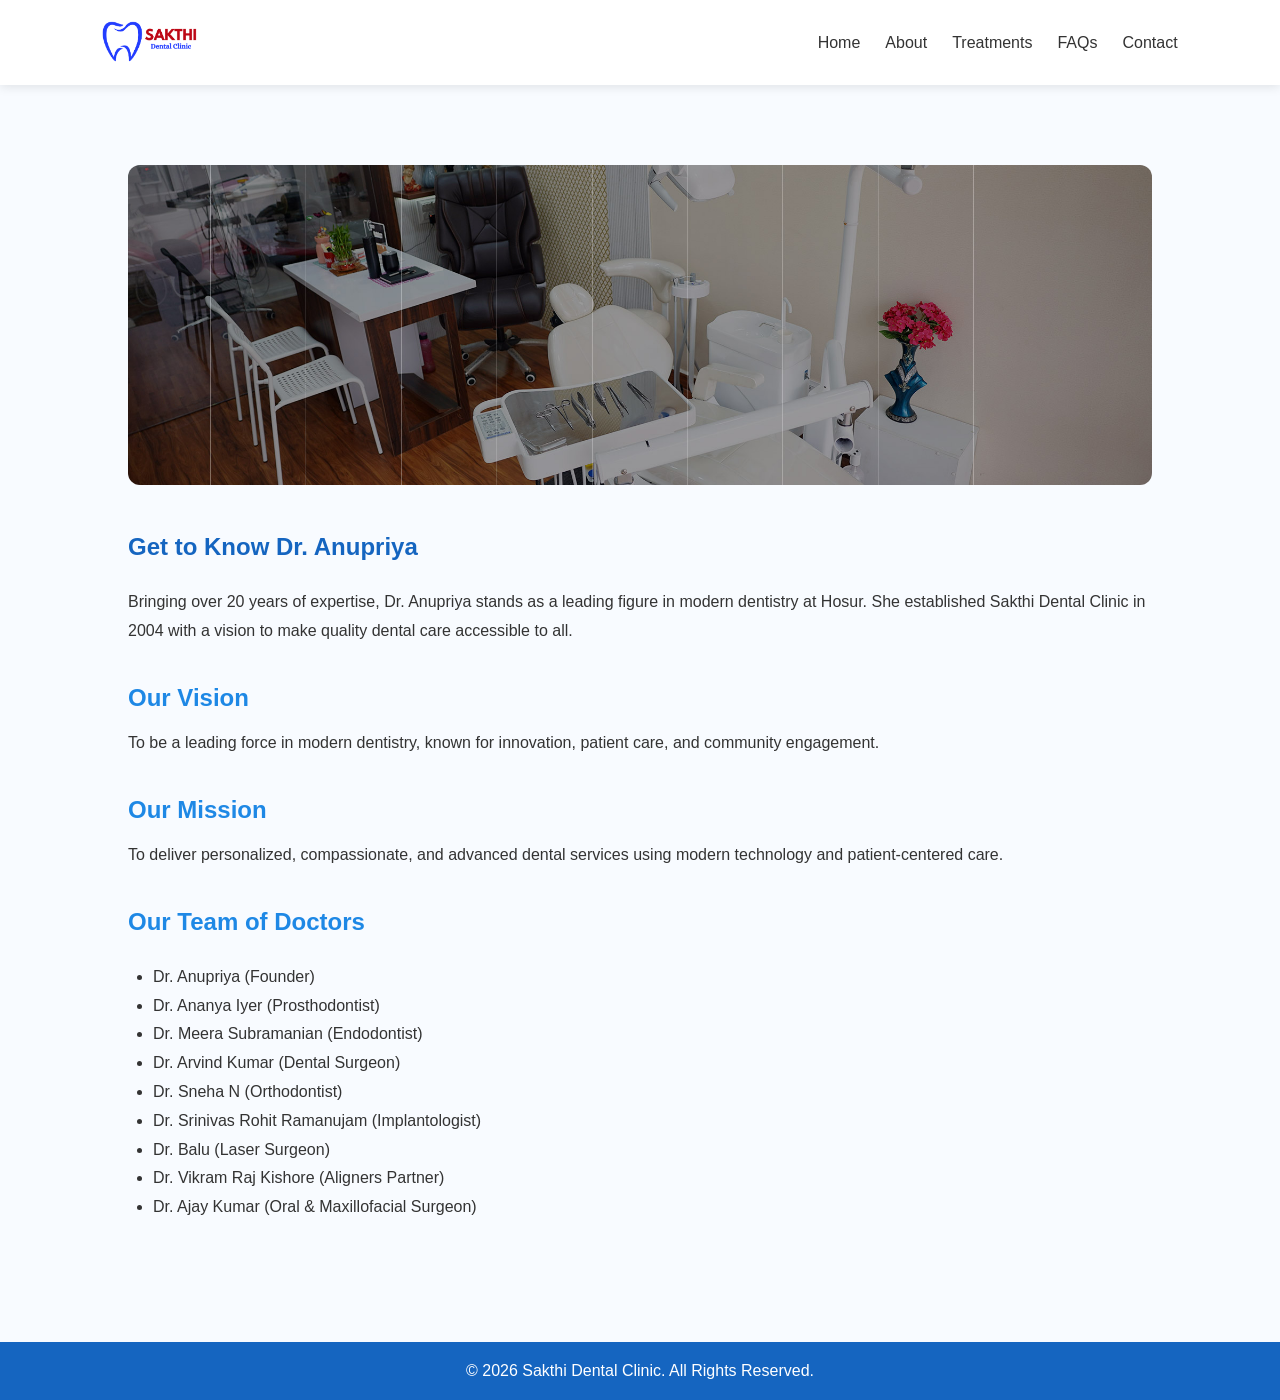
<file: about.html>
<!DOCTYPE html>

<html lang="en">
<head>
<meta charset="UTF-8">
<meta name="viewport" content="width=device-width, initial-scale=1.0">
<title>About Us - Sakthi Dental Clinic</title>
<link rel="stylesheet" href="style.css">
</head>
<body>

<header>
<nav>

<div class="logo">
<img src="images/SDC Logo.png" alt="Sakthi Dental Clinic Logo">
</div>

<ul>
<li><a href="index.html">Home</a></li>
<li><a href="about.html">About</a></li>
<li><a href="treatments.html">Treatments</a></li>
<li><a href="faq.html">FAQs</a></li>
<li><a href="contact.html">Contact</a></li>
</ul>

</nav>
</header>

<section class="about-page">

<img src="images/Banner3.jpg" alt="About Sakthi Dental Clinic" class="about-banner">

<h1>Get to Know Dr. Anupriya</h1>

<p>
Bringing over 20 years of expertise, Dr. Anupriya stands as a leading figure in modern dentistry at Hosur. She established Sakthi Dental Clinic in 2004 with a vision to make quality dental care accessible to all.
</p>

<h2>Our Vision</h2>

<p>
To be a leading force in modern dentistry, known for innovation, patient care, and community engagement.
</p>

<h2>Our Mission</h2>

<p>
To deliver personalized, compassionate, and advanced dental services using modern technology and patient-centered care.
</p>

<h2>Our Team of Doctors</h2>

<ul>
<li>Dr. Anupriya (Founder)</li>
<li>Dr. Ananya Iyer (Prosthodontist)</li>
<li>Dr. Meera Subramanian (Endodontist)</li>
<li>Dr. Arvind Kumar (Dental Surgeon)</li>
<li>Dr. Sneha N (Orthodontist)</li>
<li>Dr. Srinivas Rohit Ramanujam (Implantologist)</li>
<li>Dr. Balu (Laser Surgeon)</li>
<li>Dr. Vikram Raj Kishore (Aligners Partner)</li>
<li>Dr. Ajay Kumar (Oral & Maxillofacial Surgeon)</li>
</ul>

</section>

<footer>
<p>© 2026 Sakthi Dental Clinic. All Rights Reserved.</p>
</footer>

</body>
</html>
</file>
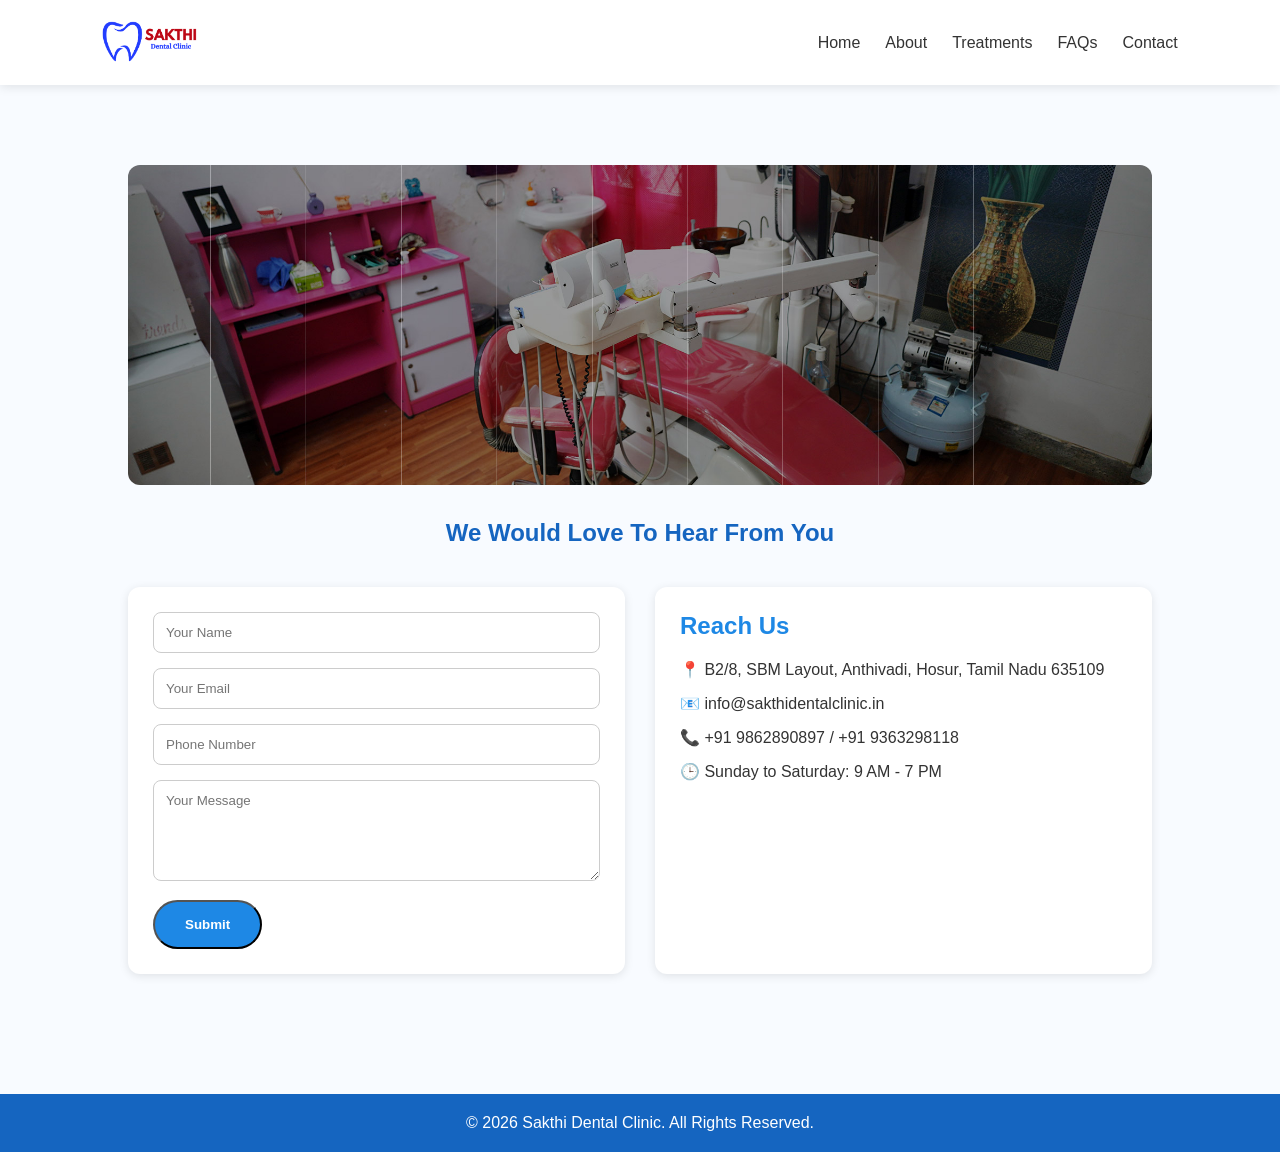
<file: contact.html>
<!DOCTYPE html>

<html lang="en">
<head>
<meta charset="UTF-8">
<meta name="viewport" content="width=device-width, initial-scale=1.0">
<title>Contact Us - Sakthi Dental Clinic</title>
<link rel="stylesheet" href="style.css">
</head>
<body>

<header>
<nav>

<div class="logo">
<img src="images/SDC Logo.png" alt="Sakthi Dental Clinic Logo">
</div>

<ul>
<li><a href="index.html">Home</a></li>
<li><a href="about.html">About</a></li>
<li><a href="treatments.html">Treatments</a></li>
<li><a href="faq.html">FAQs</a></li>
<li><a href="contact.html">Contact</a></li>
</ul>

</nav>
</header>

<section class="contact-page">

<img src="images/Banner2.jpg" alt="Contact Sakthi Dental Clinic" class="contact-banner">

<h1>We Would Love To Hear From You</h1>

<div class="contact-container">

<div class="contact-form">

<form>

<input type="text" placeholder="Your Name" required>

<input type="email" placeholder="Your Email" required>

<input type="tel" placeholder="Phone Number" required>

<textarea rows="5" placeholder="Your Message"></textarea>

<button type="submit" class="btn">Submit</button>

</form>

</div>

<div class="contact-info">

<h2>Reach Us</h2>

<p>📍 B2/8, SBM Layout, Anthivadi, Hosur, Tamil Nadu 635109</p>

<p>📧 info@sakthidentalclinic.in</p>

<p>📞 +91 9862890897 / +91 9363298118</p>

<p>🕒 Sunday to Saturday: 9 AM - 7 PM</p>

</div>

</div>

</section>

<footer>
<p>© 2026 Sakthi Dental Clinic. All Rights Reserved.</p>
</footer>

</body>
</html>
</file>
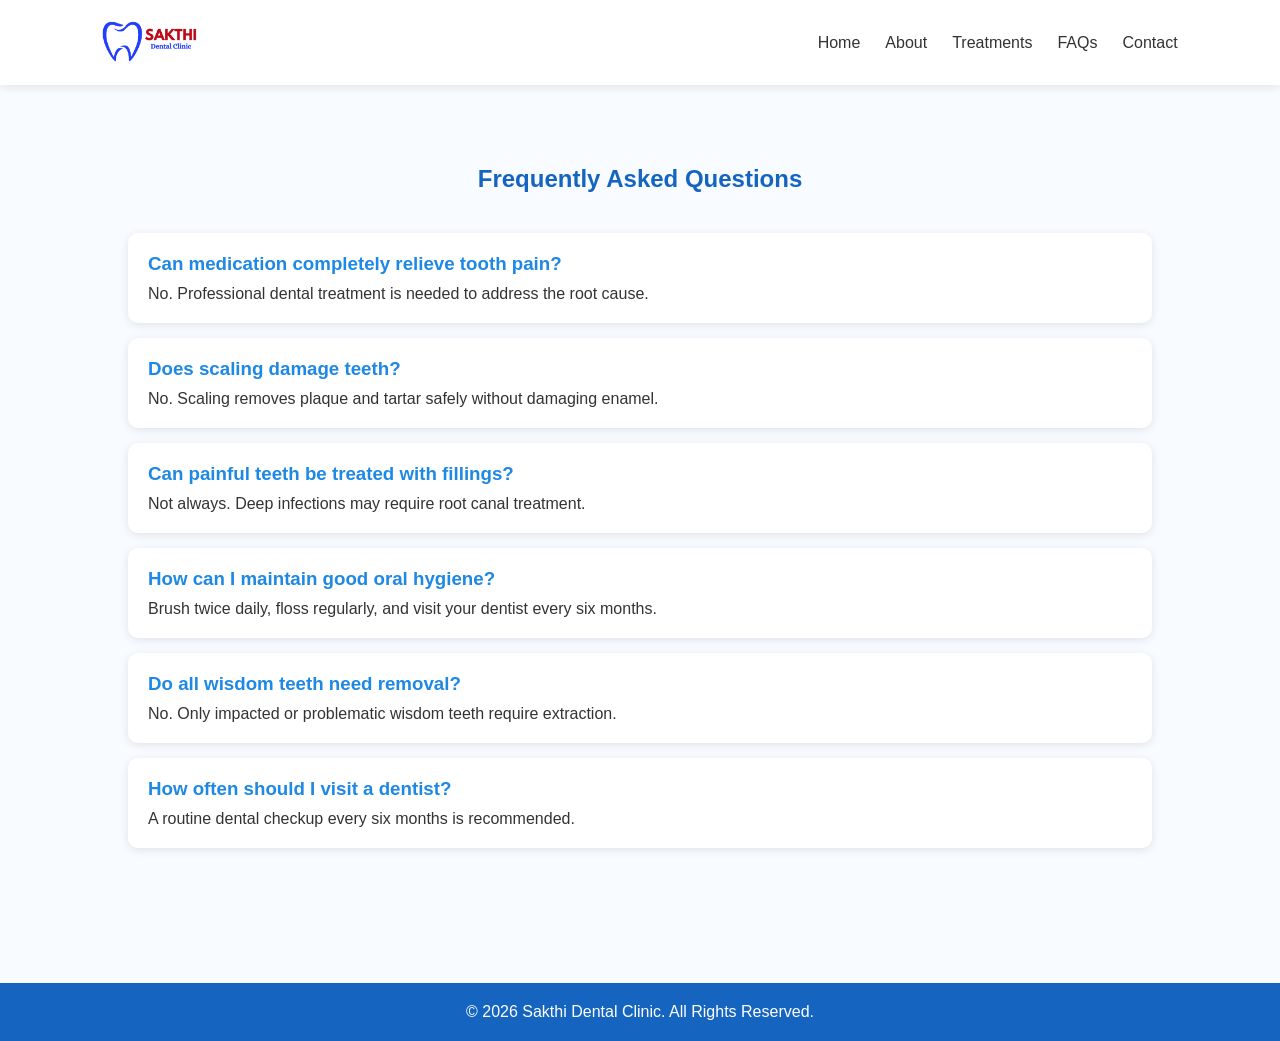
<file: faq.html>
<!DOCTYPE html>

<html lang="en">
<head>
<meta charset="UTF-8">
<meta name="viewport" content="width=device-width, initial-scale=1.0">
<title>FAQs - Sakthi Dental Clinic</title>
<link rel="stylesheet" href="style.css">
</head>
<body>

<header>
<nav>

<div class="logo">
<img src="images/SDC Logo.png" alt="Sakthi Dental Clinic Logo">
</div>

<ul>
<li><a href="index.html">Home</a></li>
<li><a href="about.html">About</a></li>
<li><a href="treatments.html">Treatments</a></li>
<li><a href="faq.html">FAQs</a></li>
<li><a href="contact.html">Contact</a></li>
</ul>

</nav>
</header>

<section class="faq-page">

<h1>Frequently Asked Questions</h1>

<div class="faq-item">
<h3>Can medication completely relieve tooth pain?</h3>
<p>No. Professional dental treatment is needed to address the root cause.</p>
</div>

<div class="faq-item">
<h3>Does scaling damage teeth?</h3>
<p>No. Scaling removes plaque and tartar safely without damaging enamel.</p>
</div>

<div class="faq-item">
<h3>Can painful teeth be treated with fillings?</h3>
<p>Not always. Deep infections may require root canal treatment.</p>
</div>

<div class="faq-item">
<h3>How can I maintain good oral hygiene?</h3>
<p>Brush twice daily, floss regularly, and visit your dentist every six months.</p>
</div>

<div class="faq-item">
<h3>Do all wisdom teeth need removal?</h3>
<p>No. Only impacted or problematic wisdom teeth require extraction.</p>
</div>

<div class="faq-item">
<h3>How often should I visit a dentist?</h3>
<p>A routine dental checkup every six months is recommended.</p>
</div>

</section>

<footer>
<p>© 2026 Sakthi Dental Clinic. All Rights Reserved.</p>
</footer>

</body>
</html>
</file>
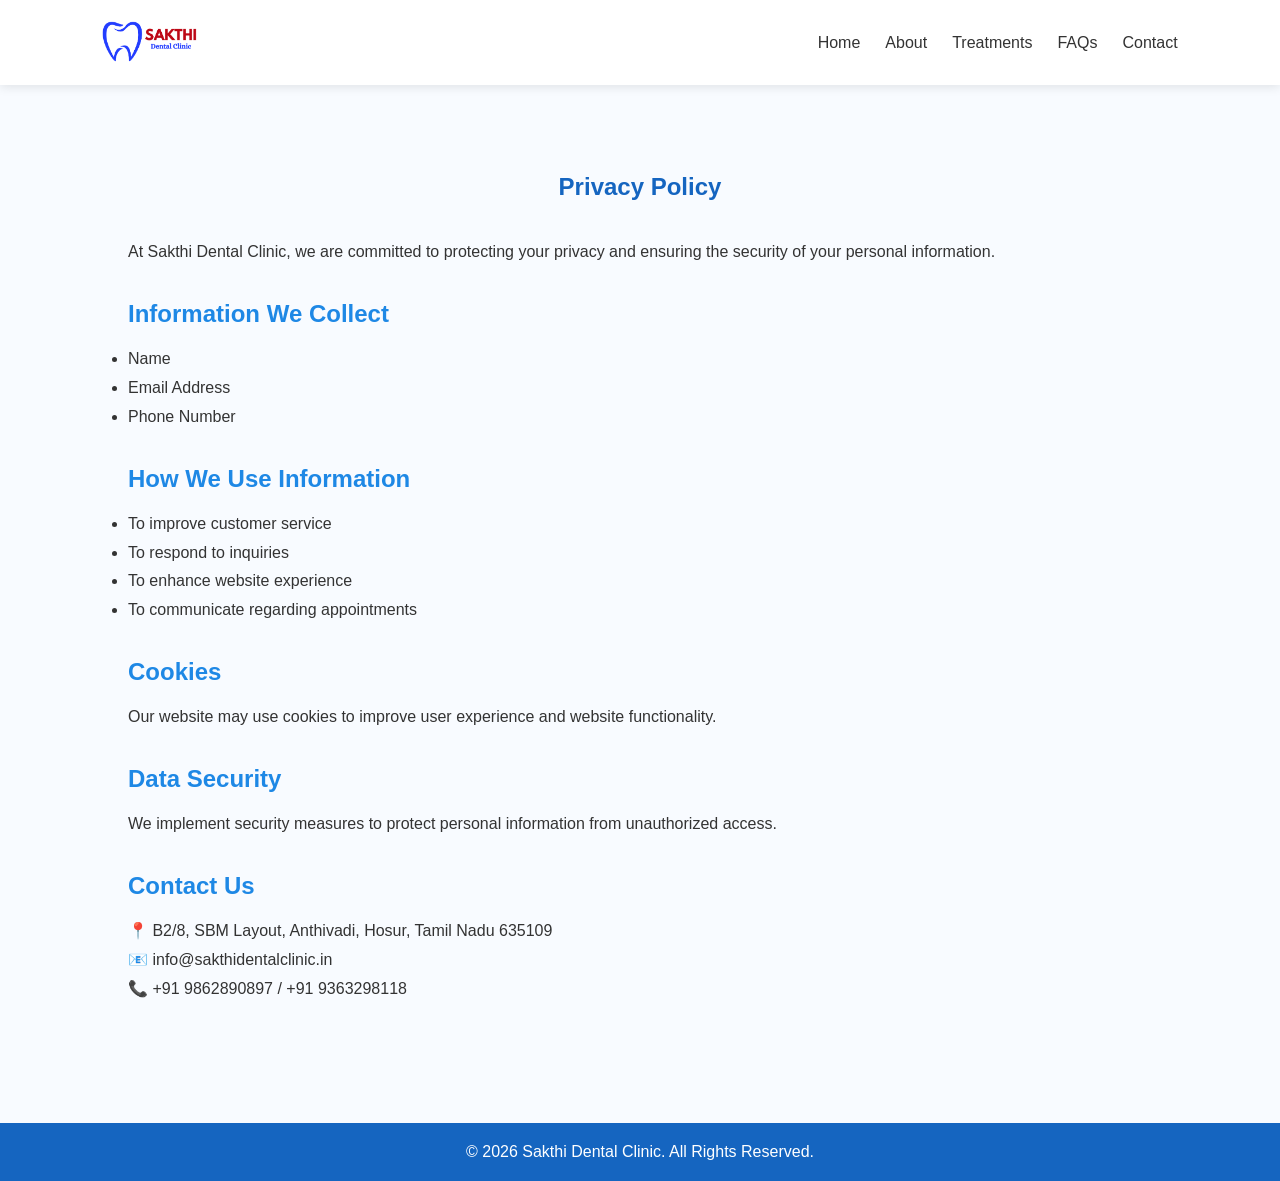
<file: privacy.html>
<!DOCTYPE html>

<html lang="en">
<head>
<meta charset="UTF-8">
<meta name="viewport" content="width=device-width, initial-scale=1.0">
<title>Privacy Policy - Sakthi Dental Clinic</title>
<link rel="stylesheet" href="style.css">
</head>
<body>

<header>
<nav>

<div class="logo">
<img src="images/SDC Logo.png" alt="Sakthi Dental Clinic Logo">
</div>

<ul>
<li><a href="index.html">Home</a></li>
<li><a href="about.html">About</a></li>
<li><a href="treatments.html">Treatments</a></li>
<li><a href="faq.html">FAQs</a></li>
<li><a href="contact.html">Contact</a></li>
</ul>

</nav>
</header>

<section class="privacy-page">

<h1>Privacy Policy</h1>

<p>
At Sakthi Dental Clinic, we are committed to protecting your privacy and ensuring the security of your personal information.
</p>

<h2>Information We Collect</h2>

<ul>
<li>Name</li>
<li>Email Address</li>
<li>Phone Number</li>
</ul>

<h2>How We Use Information</h2>

<ul>
<li>To improve customer service</li>
<li>To respond to inquiries</li>
<li>To enhance website experience</li>
<li>To communicate regarding appointments</li>
</ul>

<h2>Cookies</h2>

<p>
Our website may use cookies to improve user experience and website functionality.
</p>

<h2>Data Security</h2>

<p>
We implement security measures to protect personal information from unauthorized access.
</p>

<h2>Contact Us</h2>

<p>📍 B2/8, SBM Layout, Anthivadi, Hosur, Tamil Nadu 635109</p>

<p>📧 info@sakthidentalclinic.in</p>

<p>📞 +91 9862890897 / +91 9363298118</p>

</section>

<footer>
<p>© 2026 Sakthi Dental Clinic. All Rights Reserved.</p>
</footer>

</body>
</html>
</file>
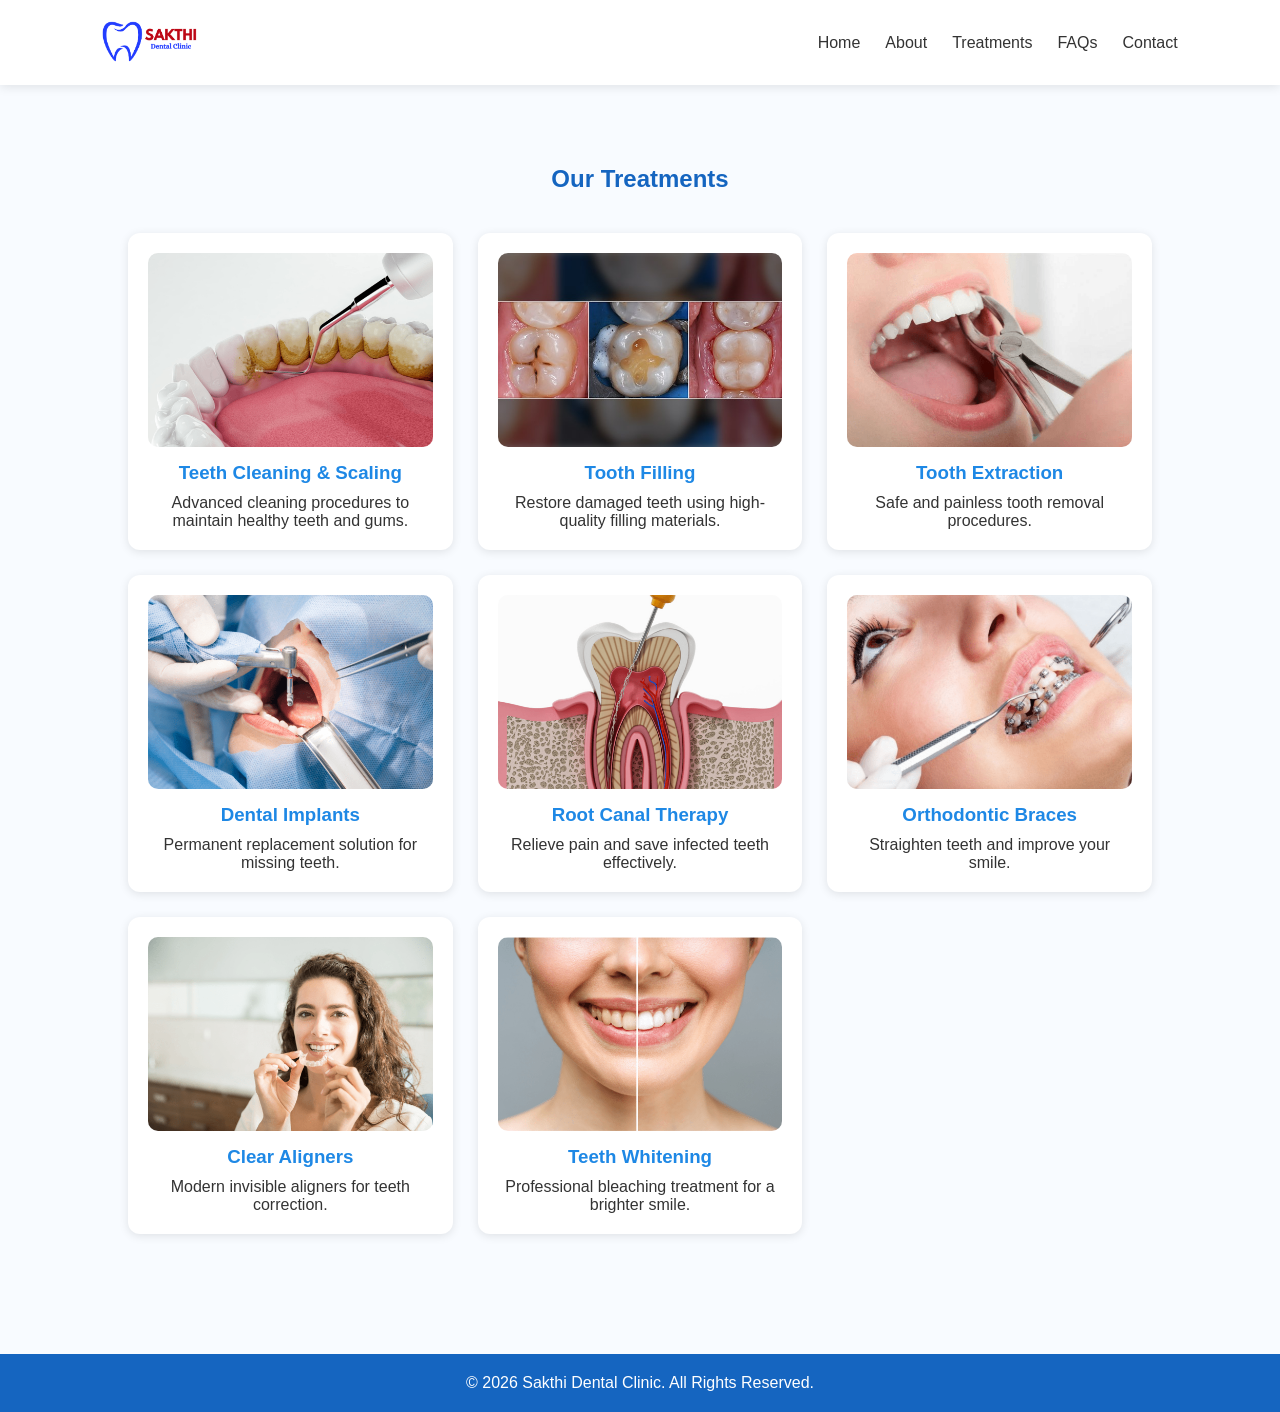
<file: treatments.html>
<!DOCTYPE html>

<html lang="en">
<head>
<meta charset="UTF-8">
<meta name="viewport" content="width=device-width, initial-scale=1.0">
<title>Treatments - Sakthi Dental Clinic</title>
<link rel="stylesheet" href="style.css">
</head>
<body>

<header>
<nav>

<div class="logo">
<img src="images/SDC Logo.png" alt="Sakthi Dental Clinic Logo">
</div>

<ul>
<li><a href="index.html">Home</a></li>
<li><a href="about.html">About</a></li>
<li><a href="treatments.html">Treatments</a></li>
<li><a href="faq.html">FAQs</a></li>
<li><a href="contact.html">Contact</a></li>
</ul>

</nav>
</header>

<section class="treatments-page">

<h1>Our Treatments</h1>

<div class="treatments-grid">

<div class="treatment-card">
<img src="images/Teeth Cleaning.png" alt="Teeth Cleaning">
<h3>Teeth Cleaning & Scaling</h3>
<p>Advanced cleaning procedures to maintain healthy teeth and gums.</p>
</div>

<div class="treatment-card">
<img src="images/Tooth-Filling.jpg" alt="Tooth Filling">
<h3>Tooth Filling</h3>
<p>Restore damaged teeth using high-quality filling materials.</p>
</div>

<div class="treatment-card">
<img src="images/Teeth Extraction.png" alt="Tooth Extraction">
<h3>Tooth Extraction</h3>
<p>Safe and painless tooth removal procedures.</p>
</div>

<div class="treatment-card">
<img src="images/Impants.png" alt="Dental Implants">
<h3>Dental Implants</h3>
<p>Permanent replacement solution for missing teeth.</p>
</div>

<div class="treatment-card">
<img src="images/Root Canal Treatment.png" alt="Root Canal Therapy">
<h3>Root Canal Therapy</h3>
<p>Relieve pain and save infected teeth effectively.</p>
</div>

<div class="treatment-card">
<img src="images/Orthodonic-Treatment.png" alt="Orthodontic Braces">
<h3>Orthodontic Braces</h3>
<p>Straighten teeth and improve your smile.</p>
</div>

<div class="treatment-card">
<img src="images/Aligner.png" alt="Clear Aligners">
<h3>Clear Aligners</h3>
<p>Modern invisible aligners for teeth correction.</p>
</div>

<div class="treatment-card">
<img src="images/Bleaching.png" alt="Teeth Whitening">
<h3>Teeth Whitening</h3>
<p>Professional bleaching treatment for a brighter smile.</p>
</div>

</div>

</section>

<footer>
<p>© 2026 Sakthi Dental Clinic. All Rights Reserved.</p>
</footer>

</body>
</html>
</file>
<file: style.css>
*{
margin:0;
padding:0;
box-sizing:border-box;
font-family:'Poppins',sans-serif;
}

body{
background:#f8fbff;
color:#333;
}

header{
background:white;
box-shadow:0 2px 10px rgba(0,0,0,0.1);
position:sticky;
top:0;
z-index:1000;
}

nav{
display:flex;
justify-content:space-between;
align-items:center;
padding:20px 8%;
}

.logo img{
height:45px;
width:auto;
display:block;
}

nav ul{
display:flex;
list-style:none;
}

nav ul li{
margin-left:25px;
}

nav ul li a{
text-decoration:none;
color:#333;
font-weight:500;
transition:0.3s;
}

nav ul li a:hover{
color:#1e88e5;
}

.hero{
height:90vh;
display:flex;
justify-content:center;
align-items:center;
text-align:center;
background:
linear-gradient(
rgba(255,255,255,0.35),
rgba(255,255,255,0.35)
),
url('./images/Banner1.jpg');
background-size:cover;
background-position:center;
background-repeat:no-repeat;
padding:20px;
}

.hero-content{
max-width:800px;
}

.hero h1{
font-size:50px;
margin-bottom:20px;
color:#1565c0;
}

.hero p{
font-size:18px;
line-height:1.8;
margin-bottom:30px;
}

.btn{
display:inline-block;
padding:15px 30px;
background:#1e88e5;
color:white;
text-decoration:none;
border-radius:30px;
font-weight:600;
transition:0.3s;
}

.btn:hover{
background:#1565c0;
}

@media(max-width:768px){

nav{
flex-direction:column;
}

nav ul{
margin-top:15px;
flex-wrap:wrap;
justify-content:center;
}

.hero h1{
font-size:35px;
}

}
.about-page{
padding:80px 10%;
line-height:1.8;
}

.about-page h1{
color:#1565c0;
margin-bottom:20px;
}

.about-page h2{
margin-top:30px;
margin-bottom:10px;
color:#1e88e5;
}

.about-page ul{
margin-top:20px;
padding-left:25px;
}

.faq-page{
padding:80px 10%;
}.treatments-page{
padding:80px 10%;
}

.treatments-page h1{
text-align:center;
color:#1565c0;
margin-bottom:40px;
}

.treatments-grid{
display:grid;
grid-template-columns:repeat(3,1fr);
gap:25px;
}

.treatment-card{
background:white;
padding:20px;
border-radius:12px;
box-shadow:0 2px 10px rgba(0,0,0,0.1);
text-align:center;
}

.treatment-card h3{
color:#1e88e5;
margin-bottom:10px;
}

.treatment-card img{
width:100%;
height:220px;
object-fit:cover;
border-radius:10px;
margin-bottom:15px;
}

@media(max-width:768px){
.treatments-grid{
grid-template-columns:1fr;
}
}

.faq-page h1{
text-align:center;
color:#1565c0;
margin-bottom:40px;
}

.faq-item{
background:white;
padding:20px;
margin-bottom:15px;
border-radius:10px;
box-shadow:0 2px 10px rgba(0,0,0,0.1);
}

.faq-item h3{
color:#1e88e5;
margin-bottom:10px;
}
.contact-page{
padding:80px 10%;
}

.contact-page h1{
text-align:center;
color:#1565c0;
margin-bottom:40px;
}

.contact-container{
display:flex;
gap:30px;
flex-wrap:wrap;
}

.contact-form,
.contact-info{
flex:1;
background:white;
padding:25px;
border-radius:12px;
box-shadow:0 2px 10px rgba(0,0,0,0.1);
}

.contact-form input,
.contact-form textarea{
width:100%;
padding:12px;
margin-bottom:15px;
border:1px solid #ccc;
border-radius:8px;
}

.contact-info h2{
color:#1e88e5;
margin-bottom:20px;
}

.contact-info p{
margin-bottom:15px;
}
.privacy-page{
padding:80px 10%;
line-height:1.8;
}

.privacy-page h1{
text-align:center;
color:#1565c0;
margin-bottom:30px;
}

.privacy-page h2{
color:#1e88e5;
margin-top:25px;
margin-bottom:10px;
}
footer{
background:#1565c0;
color:white;
text-align:center;
padding:20px;
margin-top:40px;
}
.treatment-card img{
width:100%;
max-width:350px;
height:auto;
display:block;
margin:0 auto 15px;
border-radius:10px;
}
.about-banner{
width:100%;
max-height:400px;
object-fit:cover;
border-radius:12px;
margin-bottom:30px;
}
.contact-banner{
width:100%;
max-height:400px;
object-fit:cover;
border-radius:12px;
margin-bottom:30px;
}
.features{
padding:80px 10%;
text-align:center;
}

.features h2{
color:#1565c0;
margin-bottom:40px;
}

.features-grid{
display:grid;
grid-template-columns:repeat(auto-fit,minmax(220px,1fr));
gap:25px;
}

.feature-card{
background:white;
padding:25px;
border-radius:12px;
box-shadow:0 2px 10px rgba(0,0,0,0.1);
}

.feature-card img{
width:70px;
height:70px;
margin-bottom:15px;
}

.feature-card h3{
color:#1e88e5;
margin-bottom:10px;
}
</file>
